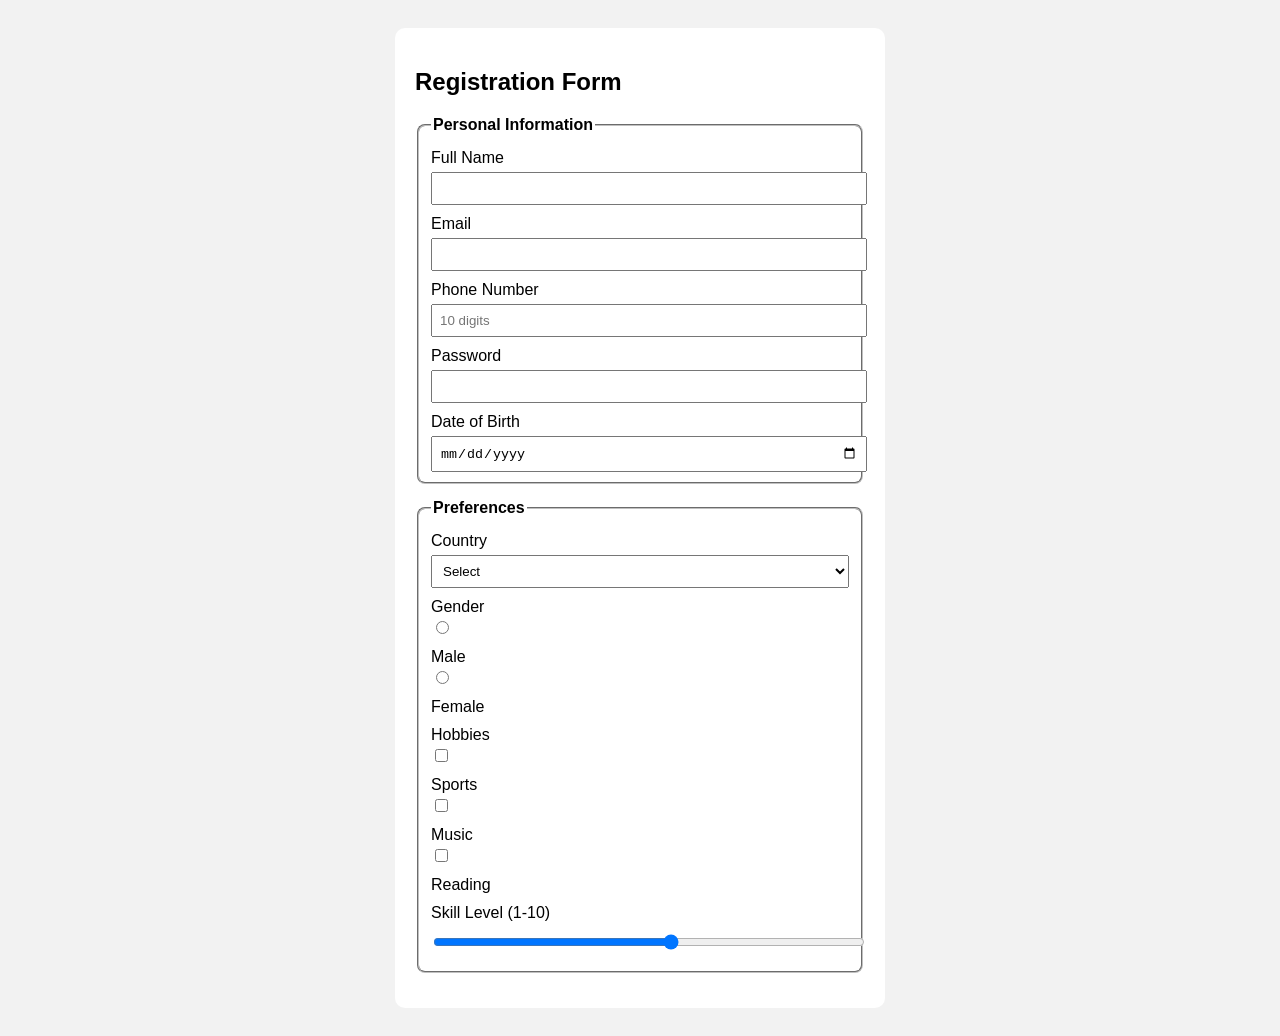
<file: Assigment 2/index.html>
<!DOCTYPE html>
<html lang="en">
<head>
    <meta charset="UTF-8">
    <meta name="viewport" content="width=device-width, initial-scale=1.0">
    <title>Assigment 2</title>

       <style>
        body {
            font-family: Arial;
            background: #f2f2f2;
            padding: 20px;
        }

        form {
            width: 450px;
            margin: auto;
            background: #fff;
            padding: 20px;
            border-radius: 10px;
        }

        fieldset {
            margin-bottom: 15px;
            border-radius: 8px;
        }

        legend {
            font-weight: bold;
        }

        label {
            display: block;
            margin-top: 10px;
        }

        input, select, textarea {
            width: 100%;
            padding: 7px;
            margin-top: 5px;
        }

        .inline {
            width: auto;
        }

        button {
            width: 100%;
            padding: 10px;
            background: green;
            color: white;
            border: none;
            cursor: pointer;
        }

        button:hover {
            background: darkgreen;
        }
    </style>
</head>
<form action="#" method="post">

    <h2>Registration Form</h2>

    <fieldset>
        <legend>Personal Information</legend>

        <label for="name">Full Name</label>
        <input type="text" id="name" name="name" required minlength="3">

        <label for="email">Email</label>
        <input type="email" id="email" name="email" required>

        <label for="phone">Phone Number</label>
        <input type="tel" id="phone" name="phone" required pattern="[0-9]{10}" placeholder="10 digits">

        <label for="password">Password</label>
        <input type="password" id="password" name="password"
               required minlength="6"
               pattern="(?=.*[A-Z])(?=.*[0-9]).{6,}" //validation 
               title="Must contain at least 1 uppercase letter and 1 number">

        <label for="dob">Date of Birth</label>
        <input type="date" id="dob" name="dob" required>
    </fieldset>

    <fieldset>
        <legend>Preferences</legend>

        <label for="country">Country</label>
        <select id="country" name="country" required>
            <option value="">Select</option>
            <option>Palestine</option>
            <option>Jordan</option>
            <option>Egypt</option>
        </select>

        <label>Gender</label>
        <input type="radio" id="male" name="gender" value="male" class="inline" required>
        <label for="male" class="inline">Male</label>

        <input type="radio" id="female" name="gender" value="female" class="inline">
        <label for="female" class="inline">Female</label>

        <label>Hobbies</label>
        <input type="checkbox" id="sports" name="hobbies" value="sports" class="inline">
        <label for="sports" class="inline">Sports</label>

        <input type="checkbox" id="music" name="hobbies" value="music" class="inline">
        <label for="music" class="inline">Music</label>

        <input type="checkbox" id="reading" name="hobbies" value="reading" class="inline">
        <label for="reading" class="inline">Reading</label>

        <label for="skill">Skill Level (1-10)</label>
        <input type="range" id="skill" name="skill" min="1" max="10">
    </fieldset>

</html>
</file>
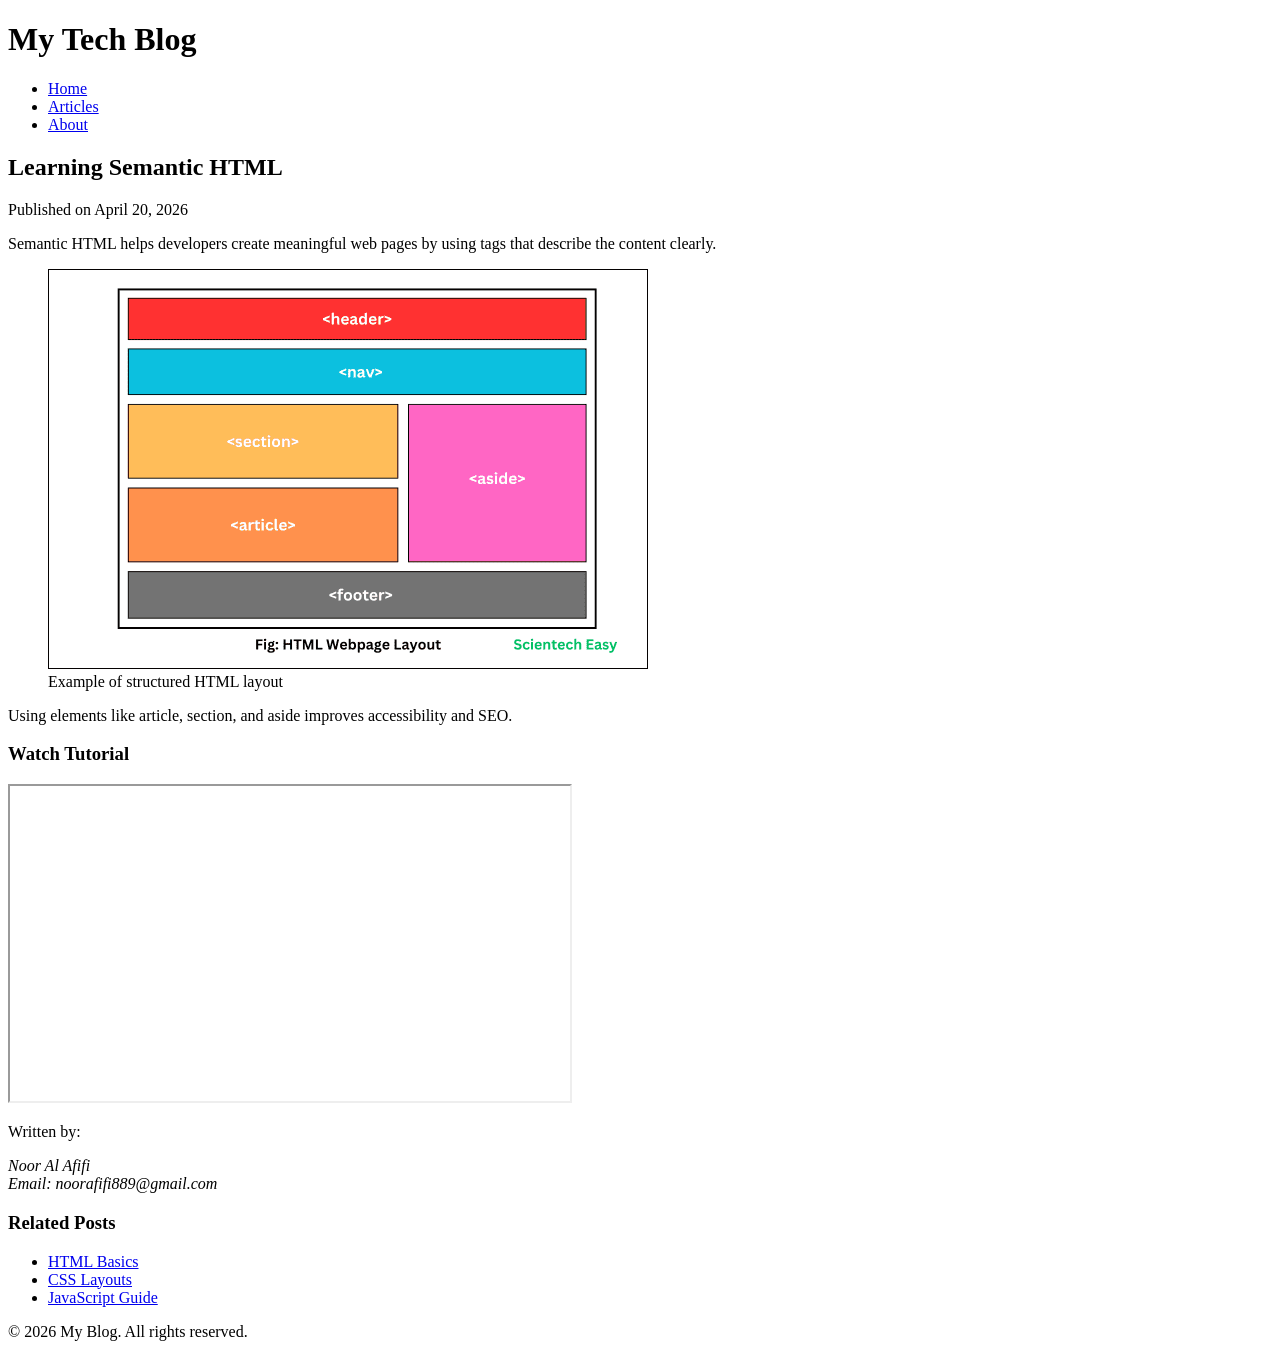
<file: Assigment 3/index.html>
<!DOCTYPE html>
<html lang="en">
<head>
    <meta charset="UTF-8">
    <title>My Blog</title>
</head>
<body>

    <header>
        <h1>My Tech Blog</h1>
        <nav>
            <ul>
                <li><a href="#">Home</a></li>
                <li><a href="#">Articles</a></li>
                <li><a href="#">About</a></li>
            </ul>
        </nav>
    </header>

    <main>

        <article>
            <header>
                <h2>Learning Semantic HTML</h2>
                <p>
                    Published on 
                    <time datetime="2026-04-20">April 20, 2026</time>
                </p>
            </header>

            <section>
                <p>
                    Semantic HTML helps developers create meaningful web pages 
                    by using tags that describe the content clearly.
                </p>

                <figure>
                    <img src="./html-webpage-layout.png" alt="HTML Example">
                    <figcaption>Example of structured HTML layout</figcaption>
                </figure>

                <p>
                    Using elements like article, section, and aside improves 
                    accessibility and SEO.
                </p>
            </section>

            <section>
                <h3>Watch Tutorial</h3>
                <iframe width="560" height="315"
                    src="https://youtu.be/YUCL6aB5H30?si=lOQlGqkt_ISRBeVV"
                    title="YouTube video"
                    allowfullscreen>
                </iframe>
            </section>

            <footer>
                <p>Written by:</p>
                <address>
                    Noor Al Afifi<br>
                    Email: noorafifi889@gmail.com
                </address>
            </footer>
        </article>

        <aside>
            <h3>Related Posts</h3>
            <ul>
                <li><a href="#">HTML Basics</a></li>
                <li><a href="#">CSS Layouts</a></li>
                <li><a href="#">JavaScript Guide</a></li>
            </ul>
        </aside>

    </main>

    <footer>
        <p>&copy; 2026 My Blog. All rights reserved.</p>
    </footer>

</body>
</html>
</file>
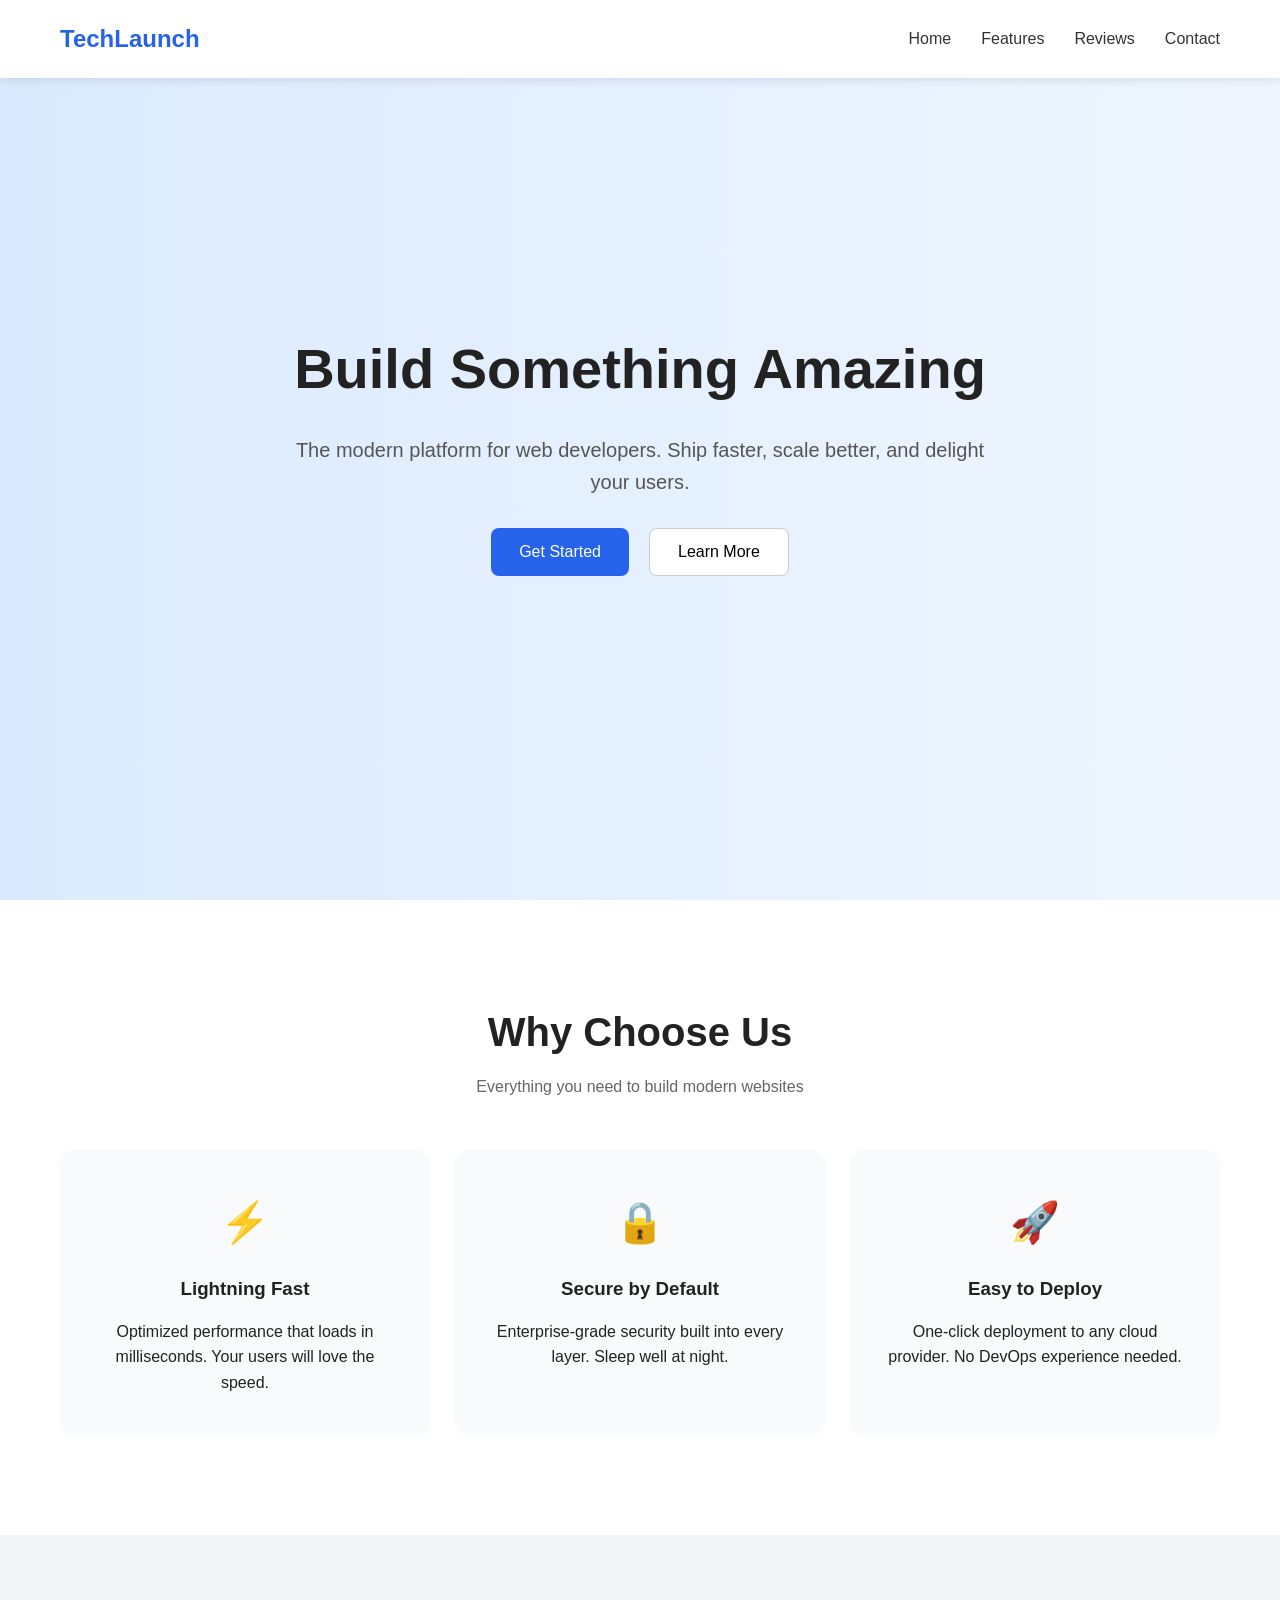
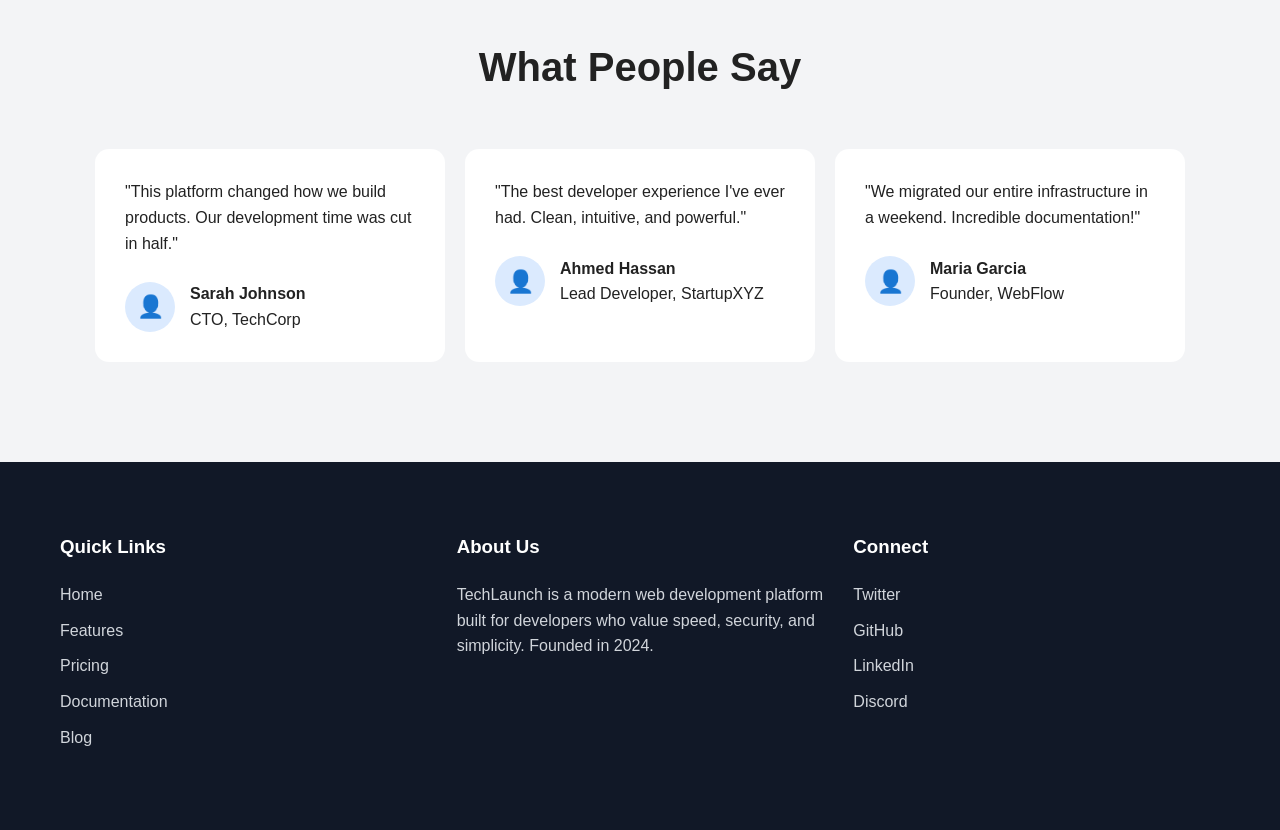
<file: Assigment 5/index.html>
<!-- index.html -->
<!DOCTYPE html>
<html lang="en">
<head>
  <meta charset="UTF-8" />
  <meta name="viewport" content="width=device-width, initial-scale=1.0" />
  <title>TechLaunch</title>

  <!-- External CSS -->
  <link rel="stylesheet" href="landing.css" />
</head>
<body>

  <!-- Navbar -->
  <header class="navbar">
    <div class="logo">TechLaunch</div>

    <nav>
      <ul class="nav-links">
        <li><a href="#">Home</a></li>
        <li><a href="#">Features</a></li>
        <li><a href="#">Reviews</a></li>
        <li><a href="#">Contact</a></li>
      </ul>
    </nav>
  </header>

  <!-- Hero Section -->
  <section class="hero">
    <div class="hero-content">
      <h1>Build Something Amazing</h1>

      <p>
        The modern platform for web developers.
        Ship faster, scale better, and delight your users.
      </p>

      <div class="hero-buttons">
        <button class="btn primary">Get Started</button>
        <button class="btn secondary">Learn More</button>
      </div>
    </div>
  </section>

  <!-- Features Section -->
  <section class="features">
    <h2>Why Choose Us</h2>
    <p class="section-text">
      Everything you need to build modern websites
    </p>

    <div class="features-grid">

      <div class="feature-card">
        <div class="icon">⚡</div>
        <h3>Lightning Fast</h3>
        <p>
          Optimized performance that loads in milliseconds.
          Your users will love the speed.
        </p>
      </div>

      <div class="feature-card">
        <div class="icon">🔒</div>
        <h3>Secure by Default</h3>
        <p>
          Enterprise-grade security built into every layer.
          Sleep well at night.
        </p>
      </div>

      <div class="feature-card">
        <div class="icon">🚀</div>
        <h3>Easy to Deploy</h3>
        <p>
          One-click deployment to any cloud provider.
          No DevOps experience needed.
        </p>
      </div>

    </div>
  </section>

  <!-- Testimonials -->
  <section class="testimonials">
    <h2>What People Say</h2>

    <div class="testimonial-row">

      <div class="testimonial-card">
        <p>
          "This platform changed how we build products.
          Our development time was cut in half."
        </p>

        <div class="user">
          <div class="avatar">👤</div>

          <div>
            <h4>Sarah Johnson</h4>
            <span>CTO, TechCorp</span>
          </div>
        </div>
      </div>

      <div class="testimonial-card">
        <p>
          "The best developer experience I've ever had.
          Clean, intuitive, and powerful."
        </p>

        <div class="user">
          <div class="avatar">👤</div>

          <div>
            <h4>Ahmed Hassan</h4>
            <span>Lead Developer, StartupXYZ</span>
          </div>
        </div>
      </div>

      <div class="testimonial-card">
        <p>
          "We migrated our entire infrastructure in a weekend.
          Incredible documentation!"
        </p>

        <div class="user">
          <div class="avatar">👤</div>

          <div>
            <h4>Maria Garcia</h4>
            <span>Founder, WebFlow</span>
          </div>
        </div>
      </div>

    </div>
  </section>

  <!-- Footer -->
  <footer class="footer">

    <div class="footer-column">
      <h3>Quick Links</h3>

      <ul>
        <li><a href="#">Home</a></li>
        <li><a href="#">Features</a></li>
        <li><a href="#">Pricing</a></li>
        <li><a href="#">Documentation</a></li>
        <li><a href="#">Blog</a></li>
      </ul>
    </div>

    <div class="footer-column">
      <h3>About Us</h3>

      <p>
        TechLaunch is a modern web development platform
        built for developers who value speed, security,
        and simplicity. Founded in 2024.
      </p>
    </div>

    <div class="footer-column">
      <h3>Connect</h3>

      <ul>
        <li><a href="#">Twitter</a></li>
        <li><a href="#">GitHub</a></li>
        <li><a href="#">LinkedIn</a></li>
        <li><a href="#">Discord</a></li>
      </ul>
    </div>

  </footer>

</body>
</html>
</file>
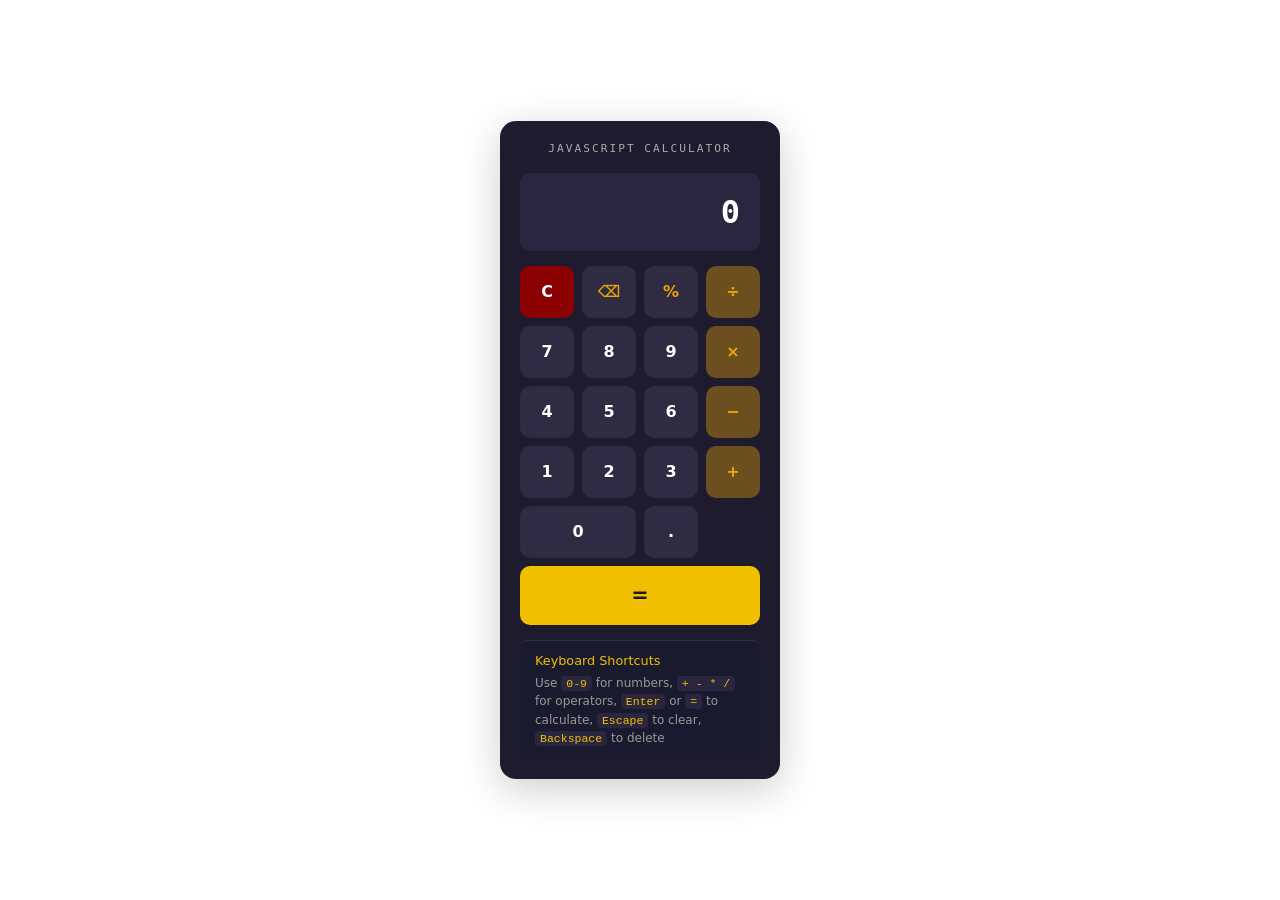
<file: Assigment 8/index.html>
<!DOCTYPE html>
<html lang="en">
<head>
  <meta charset="UTF-8" />
  <meta name="viewport" content="width=device-width, initial-scale=1.0" />
  <title>JavaScript Calculator</title>
  <link href="https://cdn.jsdelivr.net/npm/bootstrap@5.3.0/dist/css/bootstrap.min.css" rel="stylesheet" />
  <style>
    body {
      background-color: #ffffff;
      min-height: 100vh;
      display: flex;
      align-items: center;
      justify-content: center;
    }
 
    .calculator {
      background-color: #1e1b2e;
      border-radius: 16px;
      padding: 20px;
      width: 280px;
      box-shadow: 0 10px 40px rgba(0, 0, 0, 0.2);
    }
 
    .calc-title {
      color: #aaa;
      font-size: 0.7rem;
      letter-spacing: 2px;
      text-align: center;
      margin-bottom: 15px;
      font-family: monospace;
    }
 
    .display {
      background-color: #2a2640;
      border-radius: 10px;
      padding: 15px 20px;
      text-align: right;
      color: white;
      font-size: 2rem;
      font-weight: bold;
      margin-bottom: 15px;
      min-height: 65px;
      word-break: break-all;
      font-family: monospace;
    }
 
    .btn-calc {
      width: 100%;
      padding: 14px;
      font-size: 1rem;
      font-weight: bold;
      border: none;
      border-radius: 10px;
      cursor: pointer;
      transition: opacity 0.2s, transform 0.1s;
    }
 
    .btn-calc:active {
      transform: scale(0.95);
      opacity: 0.8;
    }
 
    .btn-num {
      background-color: #2e2b42;
      color: white;
    }
 
    .btn-num:hover {
      background-color: #3a3655;
    }
 
    .btn-op {
      background-color: #6b4f1e;
      color: #f0a500;
    }
 
    .btn-op:hover {
      background-color: #7d5c22;
    }
 
    .btn-clear {
      background-color: #8b0000;
      color: white;
    }
 
    .btn-clear:hover {
      background-color: #a00000;
    }
 
    .btn-del {
      background-color: #2e2b42;
      color: #f0a500;
    }
 
    .btn-del:hover {
      background-color: #3a3655;
    }
 
    .btn-percent {
      background-color: #2e2b42;
      color: #f0a500;
    }
 
    .btn-percent:hover {
      background-color: #3a3655;
    }
 
    .btn-equal {
      background-color: #f0c000;
      color: #1a1a1a;
      font-size: 1.3rem;
    }
 
    .btn-equal:hover {
      background-color: #e0b000;
    }
 
    .shortcuts {
      background-color: #1a1a2e;
      border-top: 1px solid #333;
      padding: 12px 15px;
      margin-top: 15px;
      border-radius: 8px;
    }
 
    .shortcuts h6 {
      color: #f0c000;
      font-size: 0.8rem;
      margin-bottom: 6px;
    }
 
    .shortcuts p {
      color: #999;
      font-size: 0.75rem;
      margin: 0;
    }
 
    .shortcuts code {
      background-color: #2a2640;
      color: #f0c000;
      padding: 1px 5px;
      border-radius: 4px;
      font-size: 0.72rem;
    }
  </style>
</head>
<body>
 
<div>
  <div class="calculator">
    <div class="calc-title">JAVASCRIPT CALCULATOR</div>
 
    <div class="display" id="display">0</div>
 
    <div class="row g-2">
      <div class="col-3">
        <button class="btn-calc btn-clear" onclick="clearAll()">C</button>
      </div>
      <div class="col-3">
        <button class="btn-calc btn-del" onclick="deleteLast()">&#9003;</button>
      </div>
      <div class="col-3">
        <button class="btn-calc btn-percent" onclick="pressKey('%')">%</button>
      </div>
      <div class="col-3">
        <button class="btn-calc btn-op" onclick="pressKey('/')">÷</button>
      </div>
 
      <div class="col-3">
        <button class="btn-calc btn-num" onclick="pressKey('7')">7</button>
      </div>
      <div class="col-3">
        <button class="btn-calc btn-num" onclick="pressKey('8')">8</button>
      </div>
      <div class="col-3">
        <button class="btn-calc btn-num" onclick="pressKey('9')">9</button>
      </div>
      <div class="col-3">
        <button class="btn-calc btn-op" onclick="pressKey('*')">×</button>
      </div>
 
      <div class="col-3">
        <button class="btn-calc btn-num" onclick="pressKey('4')">4</button>
      </div>
      <div class="col-3">
        <button class="btn-calc btn-num" onclick="pressKey('5')">5</button>
      </div>
      <div class="col-3">
        <button class="btn-calc btn-num" onclick="pressKey('6')">6</button>
      </div>
      <div class="col-3">
        <button class="btn-calc btn-op" onclick="pressKey('-')">−</button>
      </div>
 
      <div class="col-3">
        <button class="btn-calc btn-num" onclick="pressKey('1')">1</button>
      </div>
      <div class="col-3">
        <button class="btn-calc btn-num" onclick="pressKey('2')">2</button>
      </div>
      <div class="col-3">
        <button class="btn-calc btn-num" onclick="pressKey('3')">3</button>
      </div>
      <div class="col-3">
        <button class="btn-calc btn-op" onclick="pressKey('+')">+</button>
      </div>
 
      <div class="col-6">
        <button class="btn-calc btn-num" onclick="pressKey('0')">0</button>
      </div>
      <div class="col-3">
        <button class="btn-calc btn-num" onclick="pressKey('.')">.</button>
      </div>
      <div class="col-3" style="visibility:hidden;"></div>
 
      <div class="col-12">
        <button class="btn-calc btn-equal" onclick="calculate()">=</button>
      </div>
    </div>
 
    <div class="shortcuts">
      <h6>Keyboard Shortcuts</h6>
      <p>
        Use <code>0-9</code> for numbers,
        <code>+ - * /</code> for operators,
        <code>Enter</code> or <code>=</code> to calculate,
        <code>Escape</code> to clear,
        <code>Backspace</code> to delete
      </p>
    </div>
  </div>
</div>
 
<script>
  var expression = '';
 
  function updateDisplay(value) {
    document.getElementById('display').textContent = value || '0';
  }
 
  function pressKey(key) {
    if (expression === 'Error') expression = '';
    if (expression === '0' && key !== '.') expression = '';
    expression += key;
    updateDisplay(expression);
  }
 
  function clearAll() {
    expression = '';
    updateDisplay('0');
  }
 
  function deleteLast() {
    if (expression === 'Error') {
      expression = '';
    } else {
      expression = expression.slice(0, -1);
    }
    updateDisplay(expression || '0');
  }
 
  function calculate() {
    try {
      var result = eval(expression);
      expression = String(result);
      updateDisplay(expression);
    } catch (e) {
      expression = 'Error';
      updateDisplay('Error');
    }
  }
 
  document.addEventListener('keydown', function(e) {
    if (e.key >= '0' && e.key <= '9') pressKey(e.key);
    else if (e.key === '+') pressKey('+');
    else if (e.key === '-') pressKey('-');
    else if (e.key === '*') pressKey('*');
    else if (e.key === '/') { e.preventDefault(); pressKey('/'); }
    else if (e.key === '%') pressKey('%');
    else if (e.key === '.') pressKey('.');
    else if (e.key === 'Enter' || e.key === '=') calculate();
    else if (e.key === 'Escape') clearAll();
    else if (e.key === 'Backspace') deleteLast();
  });
</script>
 
<script src="https://cdn.jsdelivr.net/npm/bootstrap@5.3.0/dist/js/bootstrap.bundle.min.js"></script>
</body>
</html>
</file>
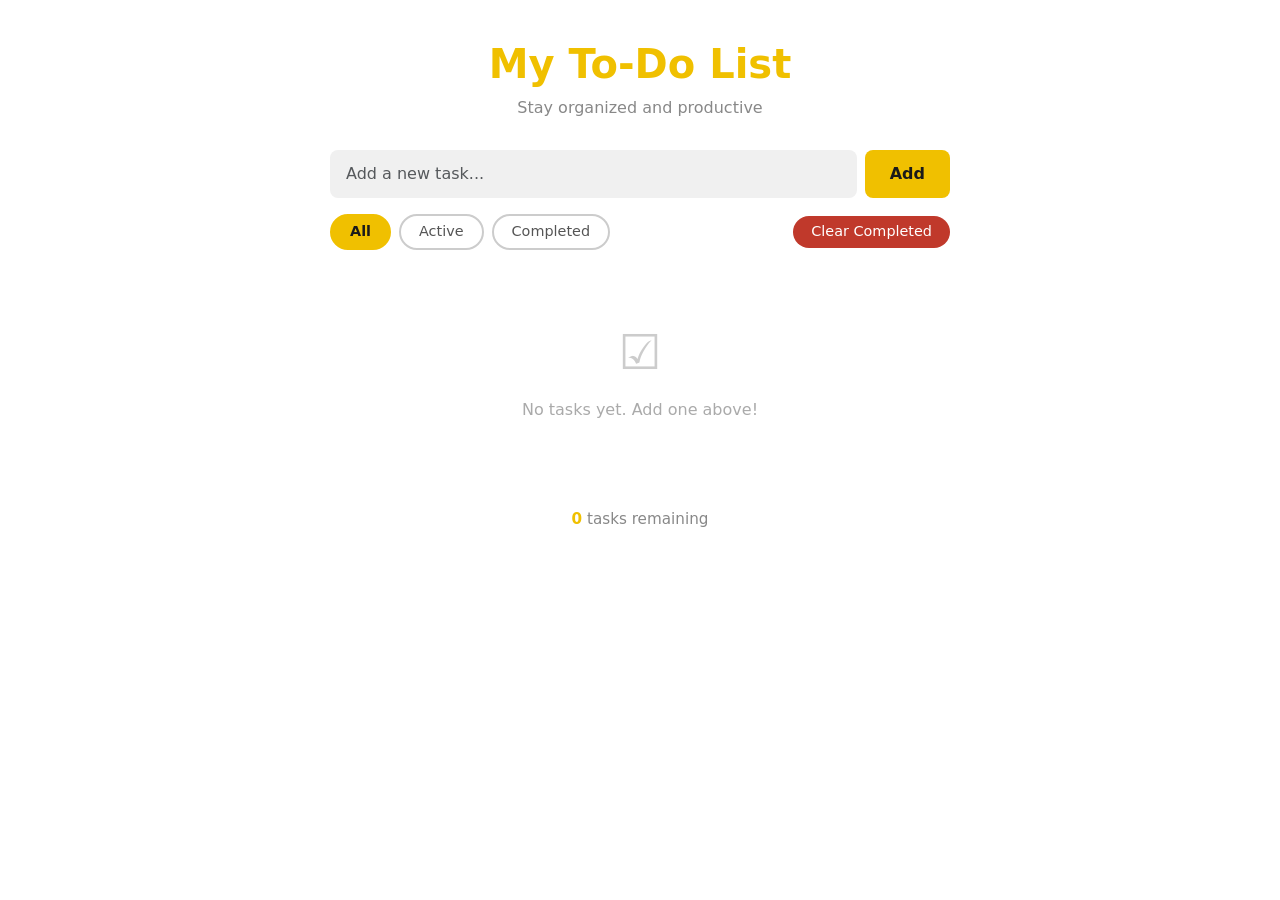
<file: Assigment 9/index.html>
<!DOCTYPE html>
<html lang="en">
<head>
  <meta charset="UTF-8" />
  <meta name="viewport" content="width=device-width, initial-scale=1.0" />
  <title>My To-Do List</title>
  <link href="https://cdn.jsdelivr.net/npm/bootstrap@5.3.0/dist/css/bootstrap.min.css" rel="stylesheet" />
<link rel="stylesheet" href="style.css" />
</head>
<body>
 
<div class="todo-wrapper">
 
  <h1 class="page-title">My To-Do List</h1>
  <p class="page-subtitle">Stay organized and productive</p>
 
  <div class="d-flex gap-2 mb-3">
    <input type="text" id="taskInput" class="form-control input-task" placeholder="Add a new task..." />
    <button class="btn btn-add" onclick="addTask()">Add</button>
  </div>
 
  <div class="d-flex justify-content-between align-items-center mb-3 flex-wrap gap-2">
    <div class="d-flex gap-2">
      <button class="btn-filter active" id="btn-all" onclick="setFilter('all')">All</button>
      <button class="btn-filter" id="btn-active" onclick="setFilter('active')">Active</button>
      <button class="btn-filter" id="btn-completed" onclick="setFilter('completed')">Completed</button>
    </div>
    <button class="btn-clear" onclick="clearCompleted()">Clear Completed</button>
  </div>
 
  <div id="taskList"></div>
 
  <div id="emptyState" class="empty-state">
    <div class="icon">☑</div>
    <p>No tasks yet. Add one above!</p>
  </div>
 
  <p class="tasks-count">
    <span id="countNum">0</span> tasks remaining
  </p>
 
</div>
 

 <script src="script.js"></script>
<script src="https://cdn.jsdelivr.net/npm/bootstrap@5.3.0/dist/js/bootstrap.bundle.min.js"></script>
</body>
</file>
<file: Assigment 5/landing.css>
/* landing.css */

* {
  margin: 0;
  padding: 0;
  box-sizing: border-box;
}

body {
  font-family: Arial, sans-serif;
  line-height: 1.6;
  color: #222;
}

/* =========================
   Navbar
========================= */

.navbar {
  display: flex;
  justify-content: space-between;
  align-items: center;

  position: fixed;
  top: 0;
  width: 100%;

  padding: 20px 60px;
  background-color: white;
  box-shadow: 0 2px 10px rgba(0,0,0,0.1);

  z-index: 1000;
}

.logo {
  font-size: 24px;
  font-weight: bold;
  color: #2563eb;
}

.nav-links {
  display: flex;
  list-style: none;
  gap: 30px;
}

.nav-links a {
  text-decoration: none;
  color: #333;
  font-weight: 500;
}

.nav-links a:hover {
  color: #2563eb;
}

/* =========================
   Hero Section
========================= */

.hero {
  min-height: 100vh;

  display: flex;
  justify-content: center;
  align-items: center;

  text-align: center;

  background: linear-gradient(to right, #dbeafe, #eff6ff);

  padding: 100px 20px;
}

.hero-content {
  max-width: 700px;
}

.hero h1 {
  font-size: 56px;
  margin-bottom: 20px;
}

.hero p {
  font-size: 20px;
  color: #555;
  margin-bottom: 30px;
}

.hero-buttons {
  display: flex;
  justify-content: center;
  gap: 20px;
}

.btn {
  padding: 14px 28px;
  border: none;
  border-radius: 8px;
  font-size: 16px;
  cursor: pointer;
}

.primary {
  background-color: #2563eb;
  color: white;
}

.secondary {
  background-color: white;
  border: 1px solid #ccc;
}

/* =========================
   Features Section
========================= */

.features {
  padding: 100px 60px;
  text-align: center;
}

.features h2 {
  font-size: 40px;
  margin-bottom: 10px;
}

.section-text {
  color: #666;
  margin-bottom: 50px;
}

.features-grid {
  display: grid;
  grid-template-columns: repeat(3, 1fr);
  gap: 25px;
}

.feature-card {
  background-color: #f9fafb;
  padding: 40px 30px;
  border-radius: 14px;
  transition: 0.3s;
}

.feature-card:hover {
  transform: translateY(-5px);
}

.icon {
  font-size: 40px;
  margin-bottom: 20px;
}

.feature-card h3 {
  margin-bottom: 15px;
}

/* =========================
   Testimonials
========================= */

.testimonials {
  padding: 100px 60px;
  background-color: #f3f4f6;
  text-align: center;
}

.testimonials h2 {
  font-size: 40px;
  margin-bottom: 50px;
}

.testimonial-row {
  display: flex;
  gap: 20px;
  flex-wrap: wrap;
  justify-content: center;
}

.testimonial-card {
  background-color: white;
  padding: 30px;
  border-radius: 14px;
  max-width: 350px;
  text-align: left;
}

.user {
  display: flex;
  align-items: center;
  gap: 15px;
  margin-top: 25px;
}

.avatar {
  width: 50px;
  height: 50px;
  background-color: #dbeafe;
  border-radius: 50%;

  display: flex;
  justify-content: center;
  align-items: center;

  font-size: 22px;
}

/* =========================
   Footer
========================= */

.footer {
  background-color: #111827;
  color: white;

  padding: 70px 60px;

  display: grid;
  grid-template-columns: repeat(3, 1fr);
  gap: 30px;
}

.footer-column h3 {
  margin-bottom: 20px;
}

.footer-column ul {
  list-style: none;
}

.footer-column ul li {
  margin-bottom: 10px;
}

.footer-column a {
  text-decoration: none;
  color: #d1d5db;
}

.footer-column a:hover {
  color: white;
}

.footer-column p {
  color: #d1d5db;
}

/* =========================
   Responsive
========================= */

@media (max-width: 768px) {

  .navbar {
    flex-direction: column;
    gap: 15px;
  }

  .hero h1 {
    font-size: 40px;
  }

  .features-grid {
    grid-template-columns: 1fr;
  }

  .footer {
    grid-template-columns: 1fr;
  }
}
</file>
<file: Assigment 9/style.css>
body {
      background-color: #ffffff;
      min-height: 100vh;
      padding: 40px 0;
    }
 
    .page-title {
      color: #f0c000;
      font-size: 2.5rem;
      font-weight: bold;
      text-align: center;
    }
 
    .page-subtitle {
      color: #888;
      text-align: center;
      margin-bottom: 30px;
    }
 
    .todo-wrapper {
      max-width: 650px;
      margin: 0 auto;
      padding: 0 15px;
    }
 
    .input-task {
      background-color: #f0f0f0;
      border: none;
      border-radius: 8px;
      padding: 12px 16px;
      font-size: 1rem;
      color: #333;
    }
 
    .input-task:focus {
      outline: none;
      box-shadow: 0 0 0 2px #f0c000;
      background-color: #f8f8f8;
    }
 
    .btn-add {
      background-color: #f0c000;
      color: #1a1a1a;
      border: none;
      border-radius: 8px;
      padding: 12px 25px;
      font-weight: bold;
      font-size: 1rem;
    }
 
    .btn-add:hover {
      background-color: #d4a900;
      color: #1a1a1a;
    }
 
    .btn-filter {
      border: 2px solid #ccc;
      background: transparent;
      color: #555;
      border-radius: 20px;
      padding: 5px 18px;
      font-size: 0.9rem;
      cursor: pointer;
      transition: all 0.2s;
    }
 
    .btn-filter:hover {
      border-color: #f0c000;
      color: #f0c000;
    }
 
    .btn-filter.active {
      background-color: #f0c000;
      border-color: #f0c000;
      color: #1a1a1a;
      font-weight: bold;
    }
 
    .btn-clear {
      background-color: #c0392b;
      color: white;
      border: none;
      border-radius: 20px;
      padding: 5px 18px;
      font-size: 0.9rem;
      cursor: pointer;
    }
 
    .btn-clear:hover {
      background-color: #a93226;
      color: white;
    }
 
    .empty-state {
      text-align: center;
      padding: 50px 0;
      color: #aaa;
    }
 
    .empty-state .icon {
      font-size: 3rem;
      margin-bottom: 10px;
      color: #ccc;
    }
 
    .task-item {
      background-color: #f8f8f8;
      border-radius: 10px;
      padding: 14px 16px;
      margin-bottom: 10px;
      display: flex;
      align-items: center;
      gap: 12px;
      border: 1px solid #eee;
      transition: all 0.2s;
    }
 
    .task-item:hover {
      border-color: #f0c000;
      box-shadow: 0 2px 8px rgba(0,0,0,0.08);
    }
 
    .task-checkbox {
      width: 20px;
      height: 20px;
      cursor: pointer;
      accent-color: #f0c000;
      flex-shrink: 0;
    }
 
    .task-text {
      flex: 1;
      font-size: 1rem;
      color: #333;
    }
 
    .task-text.done {
      text-decoration: line-through;
      color: #aaa;
    }
 
    .btn-delete {
      background: none;
      border: none;
      color: #ccc;
      font-size: 1.2rem;
      cursor: pointer;
      padding: 0 5px;
      line-height: 1;
    }
 
    .btn-delete:hover {
      color: #e74c3c;
    }
 
    .tasks-count {
      text-align: center;
      color: #888;
      margin-top: 20px;
      font-size: 0.95rem;
    }
 
    .tasks-count span {
      color: #f0c000;
      font-weight: bold;
    }
</file>
